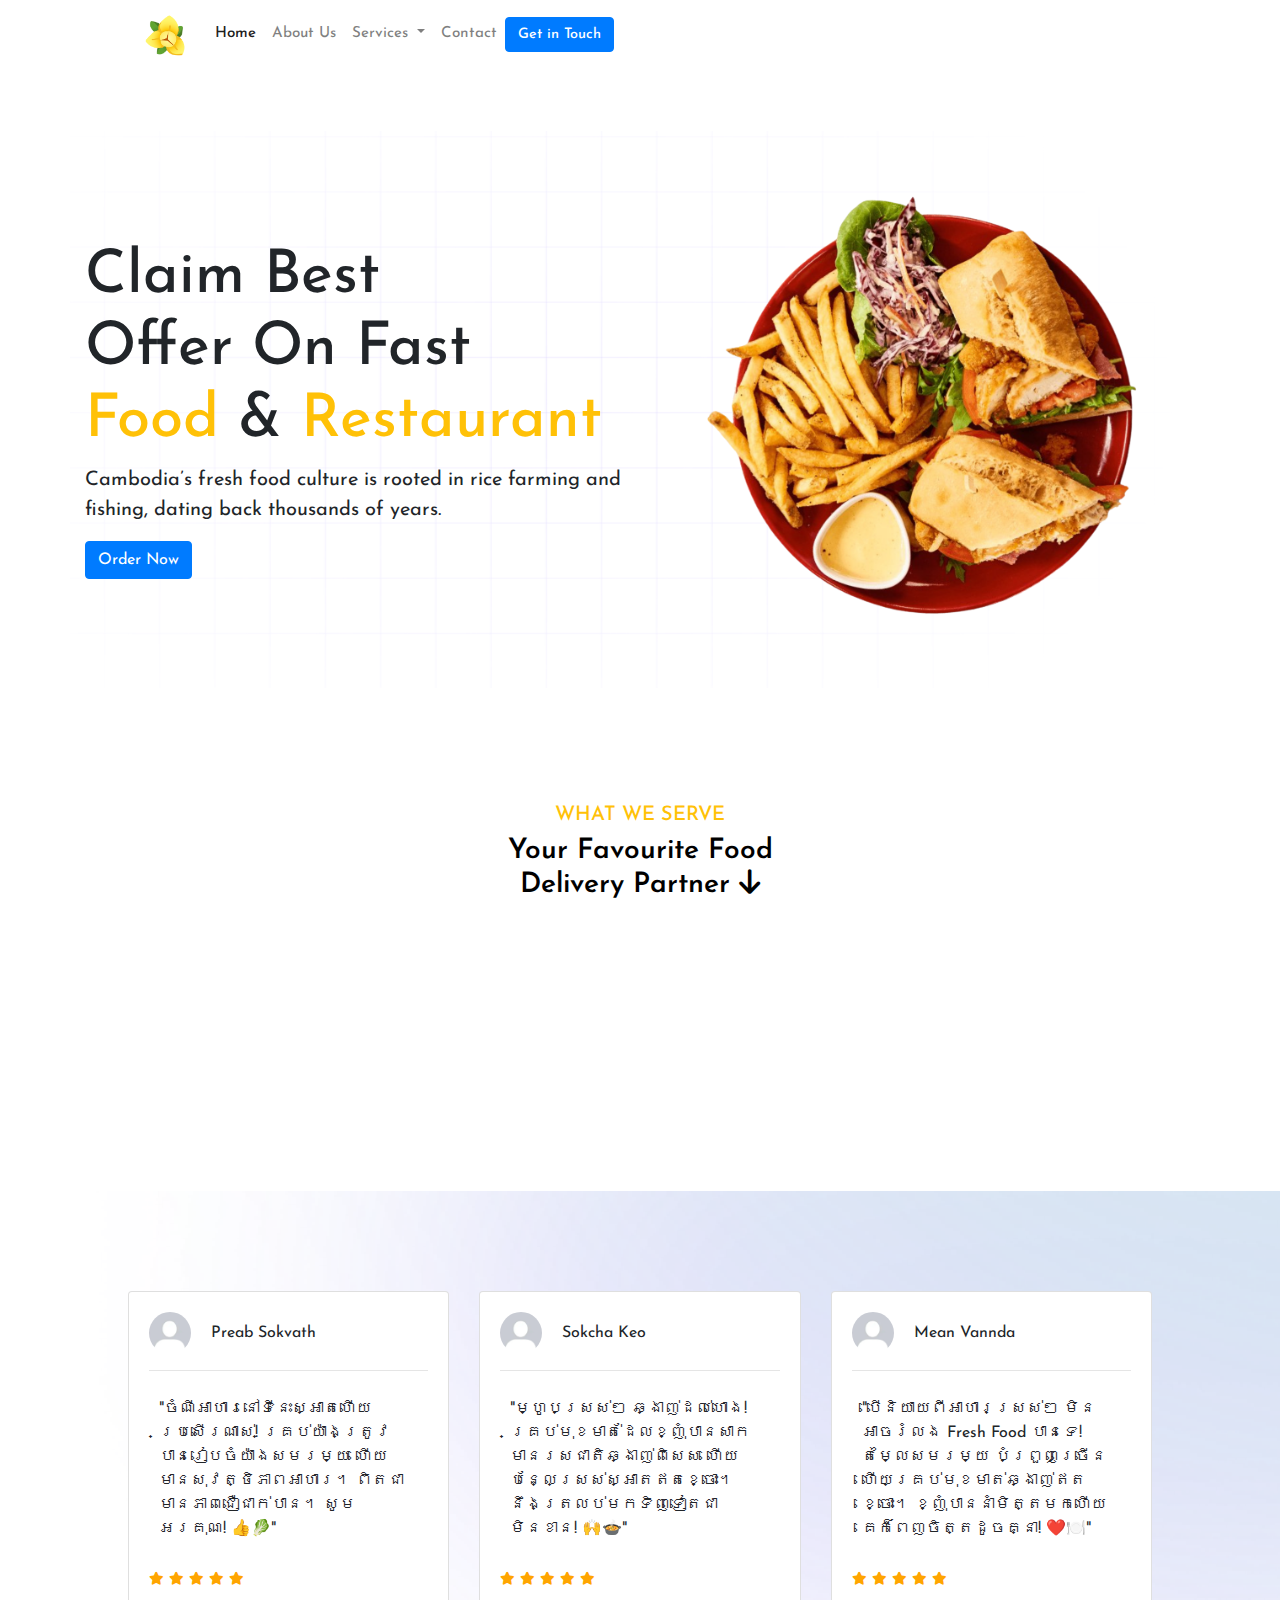
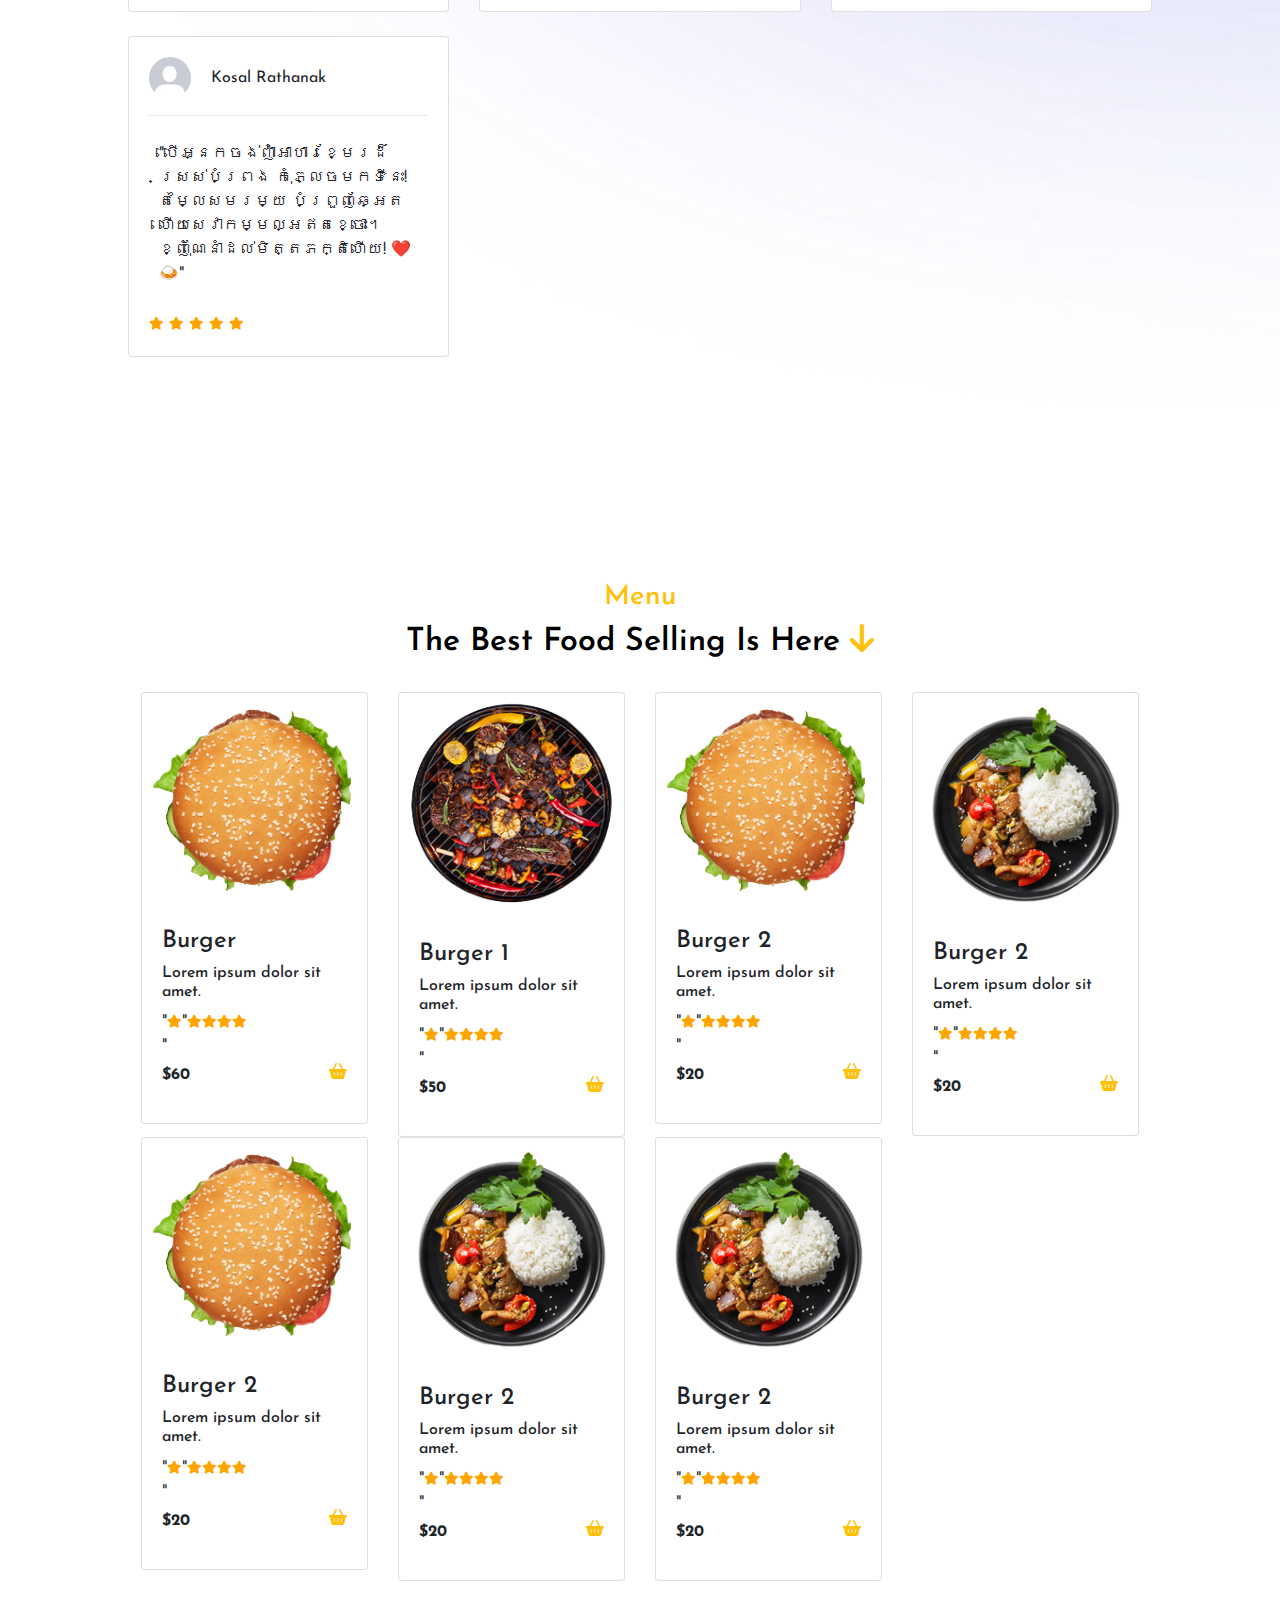
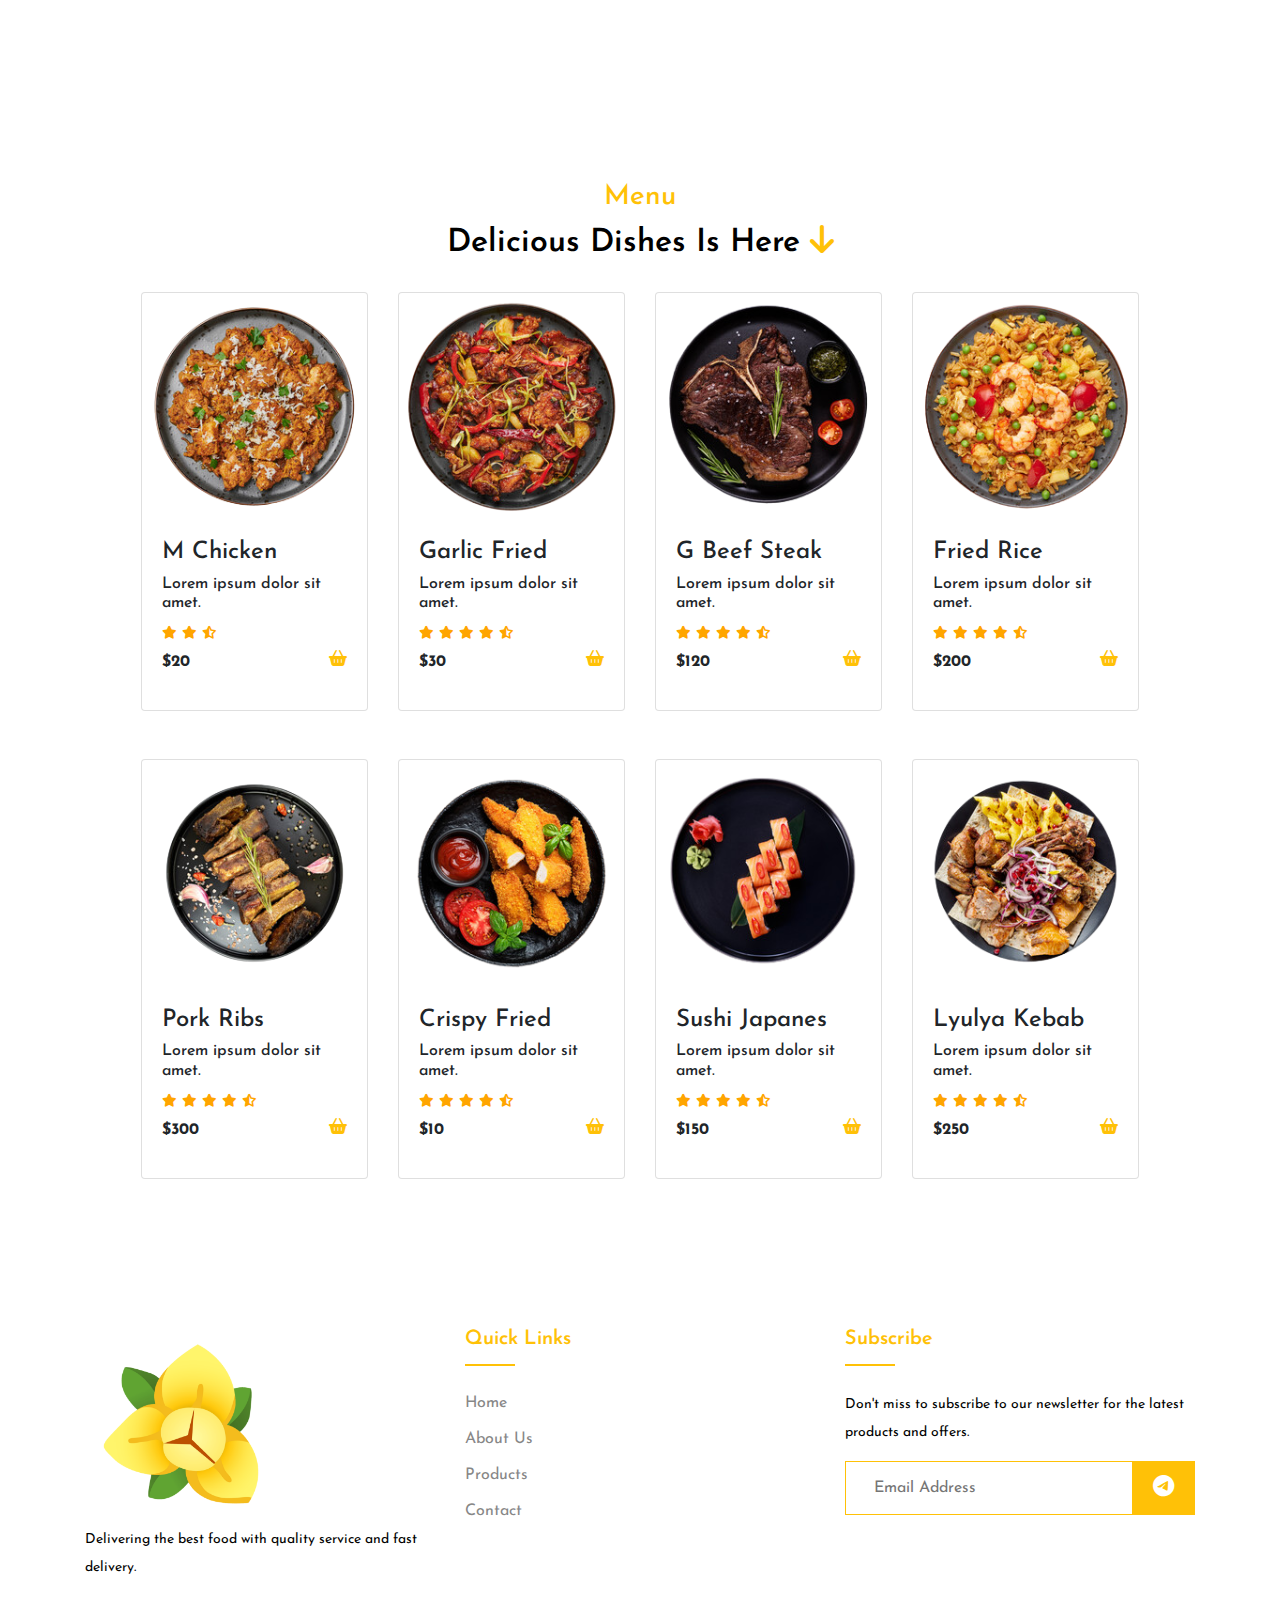
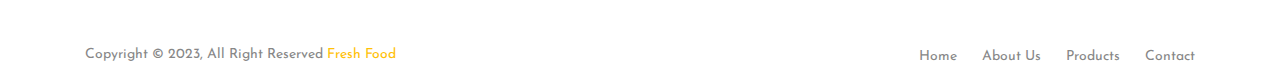
<file: index.html>
<!DOCTYPE html>
<html lang="en">

<head>
    <meta charset="UTF-8" />
    <meta name="viewport" content="width=device-width, initial-scale=1.0" />
    <title>Fresh Food</title>
    <link rel="stylesheet" href="https://cdnjs.cloudflare.com/ajax/libs/font-awesome/6.7.2/css/all.min.css"
        integrity="sha512-Evv84Mr4kqVGRNSgIGL/F/aIDqQb7xQ2vcrdIwxfjThSH8CSR7PBEakCr51Ck+w+/U6swU2Im1vVX0SVk9ABhg=="
        crossorigin="anonymous" referrerpolicy="no-referrer" />
    <link href="https://cdn.jsdelivr.net/npm/bootstrap@5.0.2/dist/css/bootstrap.min.css" rel="stylesheet"
        integrity="sha384-EVSTQN3/azprG1Anm3QDgpJLIm9Nao0Yz1ztcQTwFspd3yD65VohhpuuCOmLASjC" crossorigin="anonymous" />
    <link rel="preconnect" href="https://fonts.googleapis.com" />
    <link rel="preconnect" href="https://fonts.gstatic.com" crossorigin />
    <link href="https://fonts.googleapis.com/css2?family=Josefin+Sans:wght@600&display=swap" rel="stylesheet" />
    <link rel="stylesheet" href="script/css/bootstrap.min.css" />
    <link rel="stylesheet" href="script/css/footer.css" />
    <link rel="stylesheet" href="script/css/index.css" />
</head>

<body>
    <header>
        <nav class="navbar navbar-expand-lg navbar-light bg-white shadow-sm">
            <a href="index.html" class="navbar-brand" id="logo">
                <img src="images/logo.png" alt="" />
            </a>

            <button class="navbar-toggler" type="button" data-bs-toggle="collapse" data-bs-target="#navbarMain">
                <span class="navbar-toggler-icon"></span>
            </button>

            <div class="collapse navbar-collapse" id="navbarMain">
                <ul class="navbar-nav me-auto mb-2 mb-lg-0">
                    <li class="nav-item">
                        <a class="nav-link active" href="index.html">Home</a>
                    </li>
                    <li class="nav-item">
                        <a class="nav-link" href="about.html">About Us</a>
                    </li>

                    <li class="nav-item dropdown">
                        <a class="nav-link dropdown-toggle" href="#" id="servicesDropdown" role="button"
                            data-bs-toggle="dropdown">
                            Services
                        </a>
                        <ul class="dropdown-menu" aria-labelledby="servicesDropdown">
                            <li><a class="dropdown-item" href="product.html">Products</a></li>
                            <li><a class="dropdown-item" href="product-d.html">Product Detail</a></li>
                        </ul>
                    </li>

                    <li class="nav-item">
                        <a class="nav-link" href="contact.html">Contact</a>
                    </li>
                </ul>

                <div class="d-flex">
                    <a href="contact.html" class="btn btn-primary header-cta">
                        Get in Touch <i class="bi bi-arrow-right ms-2"></i>
                    </a>
                </div>
            </div>
        </nav>
    </header>

    <section class="container mt-5">
        <div class="row" id="home">
            <div class="col-xl-6">
                <h3 id="home-text-h3">Claim Best <br> Offer On Fast <br> <span id="home-text-span">Food</span> & <span
                        id="home-text-span">Restaurant</span></h3>
                <p id="home-text-p">Cambodia’s fresh food culture is rooted in rice farming and fishing, dating back
                    thousands of years.</p>
                <a href="#" class="btn btn-primary">Order Now</a>
            </div>
            <div class="col-xl-6">
                <img id="home-img" src="images/show-02.png" alt="">
            </div>
        </div>
    </section>

    <div class="top-section">
        <h5>WHAT WE SERVE</h5>
        <h3>Your Favourite Food <br> Delivery Partner <i class="fa-solid fa-arrow-down"></i></h3>
    </div>


    <div class="section-show mb-5">
        <div class="wrapper">
            <div class="item item1">
                <img src="images/grab-food.jpg" alt="">
            </div>
            <div class="item item2">
                <img src="images/nham-24.png" alt="">
            </div>
            <div class="item item3">
                <img src="images/wownow.png" alt="">

            </div>
            <div class="item item4">
                <img src="images/foodpanda.png" alt="">

            </div>
            <div class="item item5">
                <img src="images/grab-food.jpg" alt="">

            </div>
            <div class="item item6">
                <img src="images/nham-24.png" alt="">

            </div>
            <div class="item item7">
                <img src="images/wownow.png" alt="">

            </div>
            <div class="item item8">
                <img src="images/foodpanda.png" alt="">
            </div>
        </div>
    </div>


    <section id="feadback-group" class="mt-5">
        <div class="row">
            <div class="col-xl-4 mb-4 feadback">
                <div class="card">
                    <div class="card-body">
                        <div class="user-feadback card-title">
                            <img src="images/user-profile.webp" alt="">
                            <span>Preab Sokvath</span>
                        </div>
                        <hr>
                        <div class="text-feadback">
                            <p>"ចំណីអាហារនៅទីនេះស្អាតហើយប្រសើរណាស់! គ្រប់យ៉ាងត្រូវបានរៀបចំយ៉ាងសមរម្យ
                                ហើយមានសុវត្ថិភាពអាហារ។
                                ពិតជាមានភាពជឿជាក់បាន។ សូមអរគុណ! 👍🥬"</p>
                        </div>
                        <div class="rating">
                            <i class="fa-solid fa-star checked"></i>
                            <i class="fa-solid fa-star checked"></i>
                            <i class="fa-solid fa-star checked"></i>
                            <i class="fa-solid fa-star checked"></i>
                            <i class="fa-solid fa-star checked"></i>
                        </div>
                    </div>
                </div>
            </div>

            <div class="col-xl-4 mb-4 feadback">
                <div class="card">
                    <div class="card-body">
                        <div class="user-feadback card-title">
                            <img src="images/user-profile.webp" alt="">
                            <span>Sokcha Keo</span>
                        </div>
                        <hr>
                        <div class="text-feadback">
                            <p>"ម្ហូបស្រស់ៗ ឆ្ងាញ់ដល់ហោង! គ្រប់មុខមាត់ដែលខ្ញុំបានសាកមានរសជាតិឆ្ងាញ់ពិសេស
                                ហើយបន្លែស្រស់ស្អាតឥតខ្ចោះ។
                                នឹងត្រលប់មកទិញទៀតជាមិនខាន! 🙌🍲"</p>
                        </div>
                        <div class="rating">
                            <i class="fa-solid fa-star checked"></i>
                            <i class="fa-solid fa-star checked"></i>
                            <i class="fa-solid fa-star checked"></i>
                            <i class="fa-solid fa-star checked"></i>
                            <i class="fa-solid fa-star checked"></i>
                        </div>
                    </div>
                </div>
            </div>

            <div class="col-xl-4 mb-4 feadback card-title">
                <div class="card">
                    <div class="card-body">
                        <div class="user-feadback">
                            <img src="images/user-profile.webp" alt="">
                            <span>Mean Vannda</span>
                        </div>
                        <hr>
                        <div class="text-feadback">
                            <p>"បើនិយាយពីអាហារស្រស់ៗ មិនអាចរំលង Fresh Food បានទេ! តម្លៃសមរម្យ បំព្រួញច្រើន
                                ហើយគ្រប់មុខមាត់ឆ្ងាញ់ឥតខ្ចោះ។ ខ្ញុំបាននាំមិត្តមកហើយ គេក៏ពេញចិត្តដូចគ្នា! ❤️🍽️"</p>
                        </div>
                        <div class="rating">
                            <i class="fa-solid fa-star checked"></i>
                            <i class="fa-solid fa-star checked"></i>
                            <i class="fa-solid fa-star checked"></i>
                            <i class="fa-solid fa-star checked"></i>
                            <i class="fa-solid fa-star checked"></i>
                        </div>
                    </div>
                </div>
            </div>

            <div class="col-xl-4 mb-4 feadback card-title">
                <div class="card">
                    <div class="card-body">
                        <div class="user-feadback">
                            <img src="images/user-profile.webp" alt="">
                            <span>Kosal Rathanak</span>
                        </div>
                        <hr>
                        <div class="text-feadback">
                            <p>"បើអ្នកចង់ញ៉ាំអាហារខ្មែរដ៏ស្រស់បំព្រង កុំភ្លេចមកទីនេះ! តម្លៃសមរម្យ បំព្រួញឆ្អែត
                                ហើយសេវាកម្មល្អឥតខ្ចោះ។
                                ខ្ញុំណែនាំដល់មិត្តភក្តិហើយ! ❤️🍛"</p>
                        </div>
                        <div class="rating">
                            <i class="fa-solid fa-star checked"></i>
                            <i class="fa-solid fa-star checked"></i>
                            <i class="fa-solid fa-star checked"></i>
                            <i class="fa-solid fa-star checked"></i>
                            <i class="fa-solid fa-star checked"></i>
                        </div>
                    </div>
                </div>
            </div>


        </div>
    </section>


    <section class="menu" id="menu">

        <h3>Menu</h3>
        <h2>The Best Food Selling Is Here <i class="fa-solid fa-arrow-down"></i></h2>

        <div class="row" style="margin-top: 30px;">
                <script>
                    food_list = [
                        ["images/burger.png", "Burger", "Lorm...", 60],
                        ["images/fasr food.png", "Burger 1", "Lorm...", 50],
                        ["images/burger.png", "Burger 2", "Lorm...", 20],
                        ["images/rice.png", "Burger 2", "Lorm...", 20],
                        ["images/burger.png", "Burger 2", "Lorm...", 20],
                        ["images/rice.png", "Burger 2", "Lorm...", 20],
                        ["images/rice.png", "Burger 2", "Lorm...", 20],
                ]
                    for (i = 0; i < food_list.length; i++) {
                        document.write('<div class="col-md-3 py-3 py-md-0">')
                        document.write('<div class="card">')
                        document.write('<img src="'+food_list[i][0]+'" alt="">')
                        document.write('<div class="card-body">')
                        document.write('<h4>' + food_list[i][1] + '</h4>')
                        document.write("<h6>Lorem ipsum dolor sit amet.</h6>")
                        document.write('<div class="rating">')
                        document.write('"<i class="fa-solid fa-star checked"></i>')
                        document.write('"<i class="fa-solid fa-star checked"></i>')
                        document.write('<i class="fa-solid fa-star checked"></i>')
                        document.write('<i class="fa-solid fa-star checked"></i>')
                        document.write('<i class="fa-solid fa-star checked"></i></div>"')
                        document.write('<p>$'+food_list[i][3]+' <i class="fa-solid fa-basket-shopping"></i></p> </div> </div> </div>')
                    }
                </script>
        </div>
    </section>



    <section class="menu" id="menu">
        <h3>Menu</h3>
        <h2>Delicious Dishes Is Here <i class="fa-solid fa-arrow-down"></i></h2>


        <div class="row" style="margin-top: 30px;">
            <div class="col-md-3 py-3 py-md-0">
                <div class="card">
                    <img src="images/Mangalorean_Chicken.png" alt="" class="zoom-img">
                    <div class="card-body">
                        <h4>M Chicken</h4>
                        <h6>Lorem ipsum dolor sit amet.</h6>
                        <div class="rating">
                            <i class="fa-solid fa-star checked"></i>
                            <i class="fa-solid fa-star checked"></i>
                            <i class="fa-solid fa-star-half-stroke"></i>
                        </div>

                        <p>$20 <i class="fa-solid fa-basket-shopping"></i></p>
                    </div>
                </div>
            </div>

            <div class="col-md-3 py-3 py-md-0">
                <div class="card">
                    <img src="images/Garlic_Fried.png" alt="" class="zoom-img">
                    <div class="card-body">
                        <h4>Garlic Fried</h4>
                        <h6>Lorem ipsum dolor sit amet.</h6>
                        <div class="rating">
                            <i class="fa-solid fa-star checked"></i>
                            <i class="fa-solid fa-star checked"></i>
                            <i class="fa-solid fa-star checked"></i>
                            <i class="fa-solid fa-star checked"></i>
                            <i class="fa-solid fa-star-half-stroke"></i>
                        </div>

                        <p>$30 <i class="fa-solid fa-basket-shopping"></i></p>
                    </div>
                </div>
            </div>

            <div class="col-md-3 py-3 py-md-0">
                <div class="card">
                    <img src="images/Grilled_beef_steak.png" alt="" class="zoom-img">
                    <div class="card-body">
                        <h4>G Beef Steak</h4>
                        <h6>Lorem ipsum dolor sit amet.</h6>
                        <div class="rating">
                            <i class="fa-solid fa-star checked"></i>
                            <i class="fa-solid fa-star checked"></i>
                            <i class="fa-solid fa-star checked"></i>
                            <i class="fa-solid fa-star checked"></i>
                            <i class="fa-solid fa-star-half-stroke"></i>
                        </div>

                        <p>$120 <i class="fa-solid fa-basket-shopping"></i></p>
                    </div>
                </div>
            </div>

            <div class="col-md-3 py-3 py-md-0">
                <div class="card">
                    <img src="images/Pineapple_Fried_Rice.png" alt="" class="zoom-img">
                    <div class="card-body">
                        <h4>Fried Rice</h4>
                        <h6>Lorem ipsum dolor sit amet.</h6>
                        <div class="rating">
                            <i class="fa-solid fa-star checked"></i>
                            <i class="fa-solid fa-star checked"></i>
                            <i class="fa-solid fa-star checked"></i>
                            <i class="fa-solid fa-star checked"></i>
                            <i class="fa-solid fa-star-half-stroke"></i>
                        </div>

                        <p>$200 <i class="fa-solid fa-basket-shopping"></i></p>
                    </div>
                </div>
            </div>
        </div>

        <div class="row mt-5">
            <div class="col-md-3 py-3 py-md-0">
                <div class="card">
                    <img src=" images/Grilled_pork_ribs.png" alt="" class="zoom-img">
                    <div class="card-body">
                        <h4>Pork Ribs</h4>
                        <h6>Lorem ipsum dolor sit amet.</h6>
                        <div class="rating">
                            <i class="fa-solid fa-star checked"></i>
                            <i class="fa-solid fa-star checked"></i>
                            <i class="fa-solid fa-star checked"></i>
                            <i class="fa-solid fa-star checked"></i>
                            <i class="fa-solid fa-star-half-stroke"></i>
                        </div>

                        <p>$300 <i class="fa-solid fa-basket-shopping"></i></p>
                    </div>
                </div>
            </div>

            <div class="col-md-3 py-3 py-md-0">
                <div class="card">
                    <img src="images/crispy_fried.png" alt="" class="zoom-img">
                    <div class="card-body">
                        <h4>Crispy Fried</h4>
                        <h6>Lorem ipsum dolor sit amet.</h6>
                        <div class="rating">
                            <i class="fa-solid fa-star checked"></i>
                            <i class="fa-solid fa-star checked"></i>
                            <i class="fa-solid fa-star checked"></i>
                            <i class="fa-solid fa-star checked"></i>
                            <i class="fa-solid fa-star-half-stroke"></i>
                        </div>

                        <p>$10 <i class="fa-solid fa-basket-shopping"></i></p>
                    </div>
                </div>
            </div>

            <div class="col-md-3 py-3 py-md-0">
                <div class="card">
                    <img src="images/sushi__japanese.png" alt="" class="zoom-img">
                    <div class="card-body">
                        <h4>Sushi Japanes</h4>
                        <h6>Lorem ipsum dolor sit amet.</h6>
                        <div class="rating">
                            <i class="fa-solid fa-star checked"></i>
                            <i class="fa-solid fa-star checked"></i>
                            <i class="fa-solid fa-star checked"></i>
                            <i class="fa-solid fa-star checked"></i>
                            <i class="fa-solid fa-star-half-stroke"></i>
                        </div>

                        <p>$150 <i class="fa-solid fa-basket-shopping"></i></p>
                    </div>
                </div>
            </div>

            <div class="col-md-3 py-3 py-md-0">
                <div class="card">
                    <img src=" images/Lyulya_kebab.png" alt="" class="zoom-img">
                    <div class="card-body">
                        <h4>Lyulya Kebab</h4>
                        <h6>Lorem ipsum dolor sit amet.</h6>
                        <div class="rating">
                            <i class="fa-solid fa-star checked"></i>
                            <i class="fa-solid fa-star checked"></i>
                            <i class="fa-solid fa-star checked"></i>
                            <i class="fa-solid fa-star checked"></i>
                            <i class="fa-solid fa-star-half-stroke"></i>
                        </div>

                        <p>$250 <i class="fa-solid fa-basket-shopping"></i></p>
                    </div>
                </div>
            </div>
        </div>
    </section>



    <button class="back-to-top" aria-label="Back to top">
        <i class="fa-solid fa-arrow-up"></i>
    </button>

    <footer class="footer-section">
        <div class="container">
            <div class="footer-content pt-5 pb-5">

                <div class="row">
                    <div class="col-xl-4 col-lg-4 mb-50">
                        <div class="footer-widget">
                            <div class="footer-logo">
                                <a href="index.html"><img src="images/logo.png" class="img-fluid" alt="logo"></a>
                            </div>
                            <div class="footer-text">
                                <p>Delivering the best food with quality service and fast delivery.</p>
                            </div>
                        </div>
                    </div>

                    <div class="col-xl-4 col-lg-4 col-md-6 mb-30">
                        <div class="footer-widget">
                            <div class="footer-widget-heading">
                                <h3>Quick Links</h3>
                            </div>
                            <ul>
                                <li><a href="#">Home</a></li>
                                <li><a href="#">About Us</a></li>
                                <li><a href="#">Products</a></li>
                                <li><a href="#">Contact</a></li>
                            </ul>
                        </div>
                    </div>

                    <div class="col-xl-4 col-lg-4 col-md-6 mb-50">
                        <div class="footer-widget">
                            <div class="footer-widget-heading">
                                <h3>Subscribe</h3>
                            </div>
                            <div class="footer-text mb-25">
                                <p>Don't miss to subscribe to our newsletter for the latest products and offers.</p>
                            </div>
                            <div class="subscribe-form">
                                <form action="#">
                                    <input type="text" placeholder="Email Address">
                                    <button><i class="fab fa-telegram-plane"></i></button>
                                </form>
                            </div>
                        </div>
                    </div>

                </div>
            </div>
        </div>
        <div class="container">

            <div class="row">
                <div class="col-xl-6 col-lg-6 text-center text-lg-left">
                    <div class="copyright-text">
                        <p>Copyright &copy; 2023, All Right Reserved <a href="#">Fresh Food</a></p>
                    </div>
                </div>

                <div class="col-xl-6 col-lg-6 d-none d-lg-block text-right">
                    <div class="footer-menu">
                        <ul>
                            <li><a href="#">Home</a></li>
                            <li><a href="#">About Us</a></li>
                            <li><a href="#">Products</a></li>
                            <li><a href="#">Contact</a></li>
                        </ul>
                    </div>
                </div>
            </div>

        </div>
        </div>
    </footer>

    <script src="script/js/style.js"></script>
    <script src="https://cdn.jsdelivr.net/npm/bootstrap@5.0.2/dist/js/bootstrap.bundle.min.js"
        integrity="sha384-MrcW6ZMFYlzcLA8Nl+NtUVF0sA7MsXsP1UyJoMp4YLEuNSfAP+JcXn/tWtIaxVXM"
        crossorigin="anonymous"></script>
    <script src="script/js/bootstrap.min.js"></script>
    <script src="script/js/jquery-3.2.1.slim.min.js"></script>
    <script src="script/js/popper.min.js"></script>
    <script src="script/js/footer.js"></script>
</body>

</html>
</file>
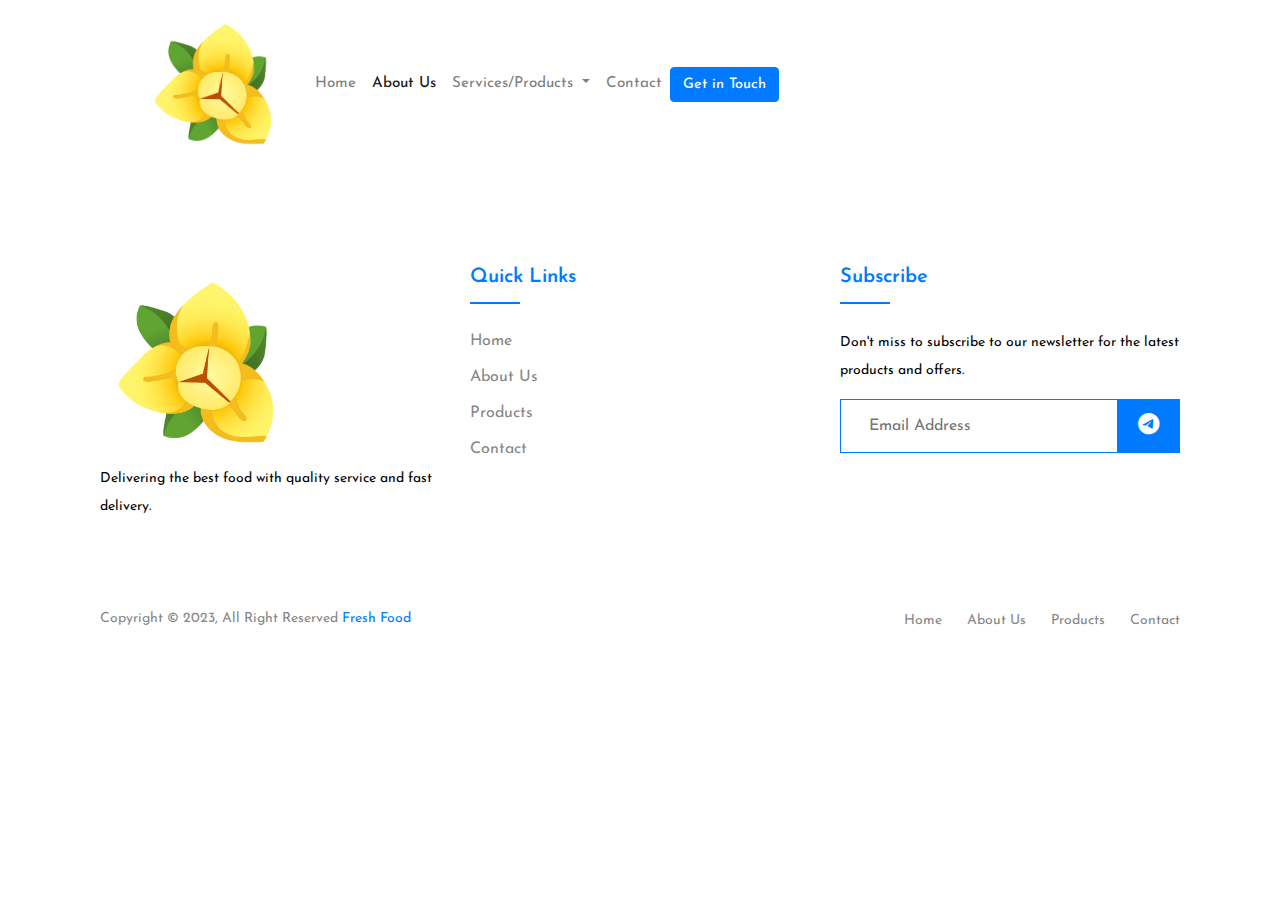
<file: about.html>
<!DOCTYPE html>
<html lang="en">

<head>
  <meta charset="UTF-8" />
  <meta name="viewport" content="width=device-width, initial-scale=1.0" />
  <title>Fresh Food</title>
  <link rel="stylesheet" href="https://cdnjs.cloudflare.com/ajax/libs/font-awesome/6.7.2/css/all.min.css"
    integrity="sha512-Evv84Mr4kqVGRNSgIGL/F/aIDqQb7xQ2vcrdIwxfjThSH8CSR7PBEakCr51Ck+w+/U6swU2Im1vVX0SVk9ABhg=="
    crossorigin="anonymous" referrerpolicy="no-referrer" />
  <link href="https://cdn.jsdelivr.net/npm/bootstrap@5.0.2/dist/css/bootstrap.min.css" rel="stylesheet"
    integrity="sha384-EVSTQN3/azprG1Anm3QDgpJLIm9Nao0Yz1ztcQTwFspd3yD65VohhpuuCOmLASjC" crossorigin="anonymous" />
  <link rel="preconnect" href="https://fonts.googleapis.com" />
  <link rel="preconnect" href="https://fonts.gstatic.com" crossorigin />
  <link href="https://fonts.googleapis.com/css2?family=Josefin+Sans:wght@600&display=swap" rel="stylesheet" />
  <link rel="stylesheet" href="script/css/bootstrap.min.css" />
  <link rel="stylesheet" href="script/css/footer.css" />
  <link rel="stylesheet" href="script/css/style.css" />
</head>

<body>
  <header>
    <nav class="navbar navbar-expand-lg navbar-light bg-white shadow-sm">
      <a href="index.html" class="navbar-brand" id="logo">
        <img src="images/logo.png" alt="" />
      </a>

      <button class="navbar-toggler" type="button" data-bs-toggle="collapse" data-bs-target="#navbarMain">
        <span class="navbar-toggler-icon"></span>
      </button>

      <div class="collapse navbar-collapse" id="navbarMain">
        <ul class="navbar-nav me-auto mb-2 mb-lg-0">
          <li class="nav-item">
            <a class="nav-link" href="index.html">Home</a>
          </li>
          <li class="nav-item">
            <a class="nav-link active" href="about.html">About Us</a>
          </li>

          <li class="nav-item dropdown">
            <a class="nav-link dropdown-toggle" href="about.html#" id="servicesDropdown" role="button" data-bs-toggle="dropdown">
              Services/Products
            </a>
            <ul class="dropdown-menu" aria-labelledby="servicesDropdown">
              <li><a class="dropdown-item" href="ctgr.html">Categories</a></li>
              <li><a class="dropdown-item" href="product.html">Products</a></li>
              <li><a class="dropdown-item" href="product-d.html">Product Detail</a></li>
            </ul>
          </li>

          <li class="nav-item">
            <a class="nav-link" href="contact.html">Contact</a>
          </li>
        </ul>

        <div class="d-flex">
          <a href="contact.html" class="btn btn-primary header-cta">
            Get in Touch <i class="bi bi-arrow-right ms-2"></i>
          </a>
        </div>
      </div>
    </nav>
  </header>



  <button class="back-to-top" aria-label="Back to top">
    <i class="fa-solid fa-arrow-up"></i>
  </button>

  <footer class="footer-section container mt-5">
    <div class="container">
      <div class="footer-content pt-5 pb-5">

        <div class="row">
          <div class="col-xl-4 col-lg-4 mb-50">
            <div class="footer-widget">
              <div class="footer-logo">
                <a href="index.html"><img src="images/logo.png" class="img-fluid" alt="logo"></a>
              </div>
              <div class="footer-text">
                <p>Delivering the best food with quality service and fast delivery.</p>
              </div>
            </div>
          </div>

          <div class="col-xl-4 col-lg-4 col-md-6 mb-30">
            <div class="footer-widget">
              <div class="footer-widget-heading">
                <h3>Quick Links</h3>
              </div>
              <ul>
                <li><a href="about.html#">Home</a></li>
                <li><a href="about.html#">About Us</a></li>
                <li><a href="about.html#">Products</a></li>
                <li><a href="about.html#">Contact</a></li>
              </ul>
            </div>
          </div>

          <div class="col-xl-4 col-lg-4 col-md-6 mb-50">
            <div class="footer-widget">
              <div class="footer-widget-heading">
                <h3>Subscribe</h3>
              </div>
              <div class="footer-text mb-25">
                <p>Don't miss to subscribe to our newsletter for the latest products and offers.</p>
              </div>
              <div class="subscribe-form">
                <form action="about.html#">
                  <input type="text" placeholder="Email Address">
                  <button><i class="fab fa-telegram-plane"></i></button>
                </form>
              </div>
            </div>
          </div>

        </div>
      </div>
    </div>
    <div class="copyright-area">
      <div class="container">

        <div class="row">
          <div class="col-xl-6 col-lg-6 text-center text-lg-left">
            <div class="copyright-text">
              <p>Copyright &copy; 2023, All Right Reserved <a href="about.html#">Fresh Food</a></p>
            </div>
          </div>

          <div class="col-xl-6 col-lg-6 d-none d-lg-block text-right">
            <div class="footer-menu">
              <ul>
                <li><a href="about.html#">Home</a></li>
                <li><a href="about.html#">About Us</a></li>
                <li><a href="about.html#">Products</a></li>
                <li><a href="about.html#">Contact</a></li>
              </ul>
            </div>
          </div>
        </div>

      </div>
    </div>
  </footer>

  <script src="script/js/style.js"></script>
  <script src="https://cdn.jsdelivr.net/npm/bootstrap@5.0.2/dist/js/bootstrap.bundle.min.js"
    integrity="sha384-MrcW6ZMFYlzcLA8Nl+NtUVF0sA7MsXsP1UyJoMp4YLEuNSfAP+JcXn/tWtIaxVXM"
    crossorigin="anonymous"></script>
  <script src="script/js/bootstrap.min.js"></script>
  <script src="script/js/jquery-3.2.1.slim.min.js"></script>
  <script src="script/js/popper.min.js"></script>
  <script src="script/js/footer.js"></script>
</body>

</html>
</file>
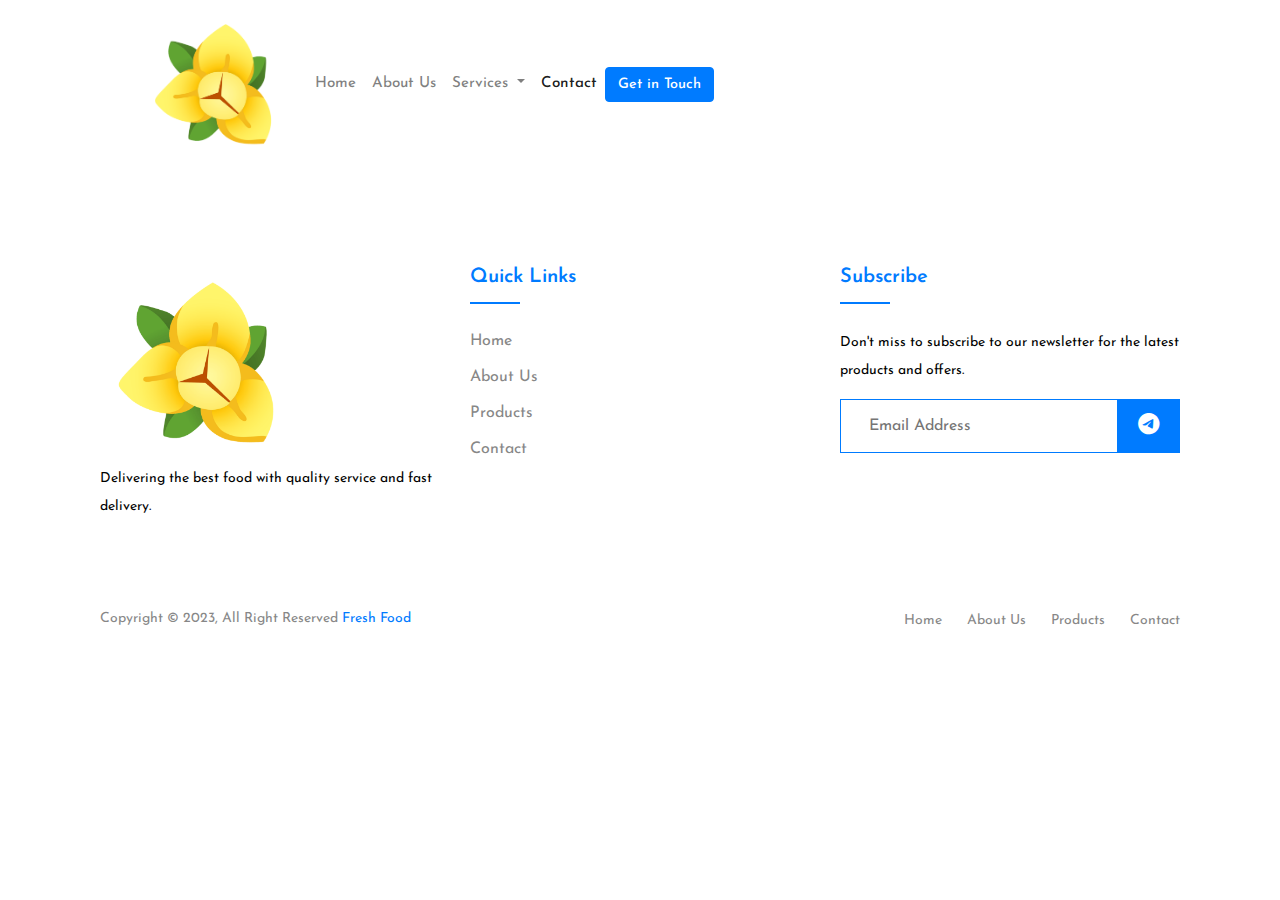
<file: contact.html>
<!DOCTYPE html>
<html lang="en">

<head>
  <meta charset="UTF-8" />
  <meta name="viewport" content="width=device-width, initial-scale=1.0" />
  <title>Fresh Food</title>
  <link rel="stylesheet" href="https://cdnjs.cloudflare.com/ajax/libs/font-awesome/6.7.2/css/all.min.css"
    integrity="sha512-Evv84Mr4kqVGRNSgIGL/F/aIDqQb7xQ2vcrdIwxfjThSH8CSR7PBEakCr51Ck+w+/U6swU2Im1vVX0SVk9ABhg=="
    crossorigin="anonymous" referrerpolicy="no-referrer" />
  <link href="https://cdn.jsdelivr.net/npm/bootstrap@5.0.2/dist/css/bootstrap.min.css" rel="stylesheet"
    integrity="sha384-EVSTQN3/azprG1Anm3QDgpJLIm9Nao0Yz1ztcQTwFspd3yD65VohhpuuCOmLASjC" crossorigin="anonymous" />
  <link rel="preconnect" href="https://fonts.googleapis.com" />
  <link rel="preconnect" href="https://fonts.gstatic.com" crossorigin />
  <link href="https://fonts.googleapis.com/css2?family=Josefin+Sans:wght@600&display=swap" rel="stylesheet" />
  <link rel="stylesheet" href="script/css/bootstrap.min.css" />
  <link rel="stylesheet" href="script/css/footer.css" />
  <link rel="stylesheet" href="script/css/style.css" />
</head>

<body>
  <header>
    <nav class="navbar navbar-expand-lg navbar-light bg-white shadow-sm">
      <a href="index.html" class="navbar-brand" id="logo">
        <img src="images/logo.png" alt="" />
      </a>

      <button class="navbar-toggler" type="button" data-bs-toggle="collapse" data-bs-target="#navbarMain">
        <span class="navbar-toggler-icon"></span>
      </button>

      <div class="collapse navbar-collapse" id="navbarMain">
        <ul class="navbar-nav me-auto mb-2 mb-lg-0">
          <li class="nav-item">
            <a class="nav-link" href="index.html">Home</a>
          </li>
          <li class="nav-item">
            <a class="nav-link" href="about.html">About Us</a>
          </li>

          <li class="nav-item dropdown">
            <a class="nav-link dropdown-toggle" href="#" id="servicesDropdown" role="button" data-bs-toggle="dropdown">
              Services
            </a>
            <ul class="dropdown-menu" aria-labelledby="servicesDropdown">
              <li><a class="dropdown-item" href="product.html">Products</a></li>
              <li><a class="dropdown-item" href="product-d.html">Product Detail</a></li>
            </ul>
          </li>

          <li class="nav-item">
            <a class="nav-link  active" href="contact.html">Contact</a>
          </li>
        </ul>

        <div class="d-flex">
          <a href="contact.html" class="btn btn-primary header-cta">
            Get in Touch <i class="bi bi-arrow-right ms-2"></i>
          </a>
        </div>
      </div>
    </nav>
  </header>



  <button class="back-to-top" aria-label="Back to top">
    <i class="fa-solid fa-arrow-up"></i>
  </button>

  <footer class="footer-section container mt-5">
    <div class="container">
      <div class="footer-content pt-5 pb-5">

        <div class="row">
          <div class="col-xl-4 col-lg-4 mb-50">
            <div class="footer-widget">
              <div class="footer-logo">
                <a href="index.html"><img src="images/logo.png" class="img-fluid" alt="logo"></a>
              </div>
              <div class="footer-text">
                <p>Delivering the best food with quality service and fast delivery.</p>
              </div>
            </div>
          </div>

          <div class="col-xl-4 col-lg-4 col-md-6 mb-30">
            <div class="footer-widget">
              <div class="footer-widget-heading">
                <h3>Quick Links</h3>
              </div>
              <ul>
                <li><a href="#">Home</a></li>
                <li><a href="#">About Us</a></li>
                <li><a href="#">Products</a></li>
                <li><a href="#">Contact</a></li>
              </ul>
            </div>
          </div>

          <div class="col-xl-4 col-lg-4 col-md-6 mb-50">
            <div class="footer-widget">
              <div class="footer-widget-heading">
                <h3>Subscribe</h3>
              </div>
              <div class="footer-text mb-25">
                <p>Don't miss to subscribe to our newsletter for the latest products and offers.</p>
              </div>
              <div class="subscribe-form">
                <form action="#">
                  <input type="text" placeholder="Email Address">
                  <button><i class="fab fa-telegram-plane"></i></button>
                </form>
              </div>
            </div>
          </div>

        </div>
      </div>
    </div>
    <div class="copyright-area">
      <div class="container">

        <div class="row">
          <div class="col-xl-6 col-lg-6 text-center text-lg-left">
            <div class="copyright-text">
              <p>Copyright &copy; 2023, All Right Reserved <a href="#">Fresh Food</a></p>
            </div>
          </div>

          <div class="col-xl-6 col-lg-6 d-none d-lg-block text-right">
            <div class="footer-menu">
              <ul>
                <li><a href="#">Home</a></li>
                <li><a href="#">About Us</a></li>
                <li><a href="#">Products</a></li>
                <li><a href="#">Contact</a></li>
              </ul>
            </div>
          </div>
        </div>

      </div>
    </div>
  </footer>

  <script src="script/js/style.js"></script>
  <script src="https://cdn.jsdelivr.net/npm/bootstrap@5.0.2/dist/js/bootstrap.bundle.min.js"
    integrity="sha384-MrcW6ZMFYlzcLA8Nl+NtUVF0sA7MsXsP1UyJoMp4YLEuNSfAP+JcXn/tWtIaxVXM"
    crossorigin="anonymous"></script>
  <script src="script/js/bootstrap.min.js"></script>
  <script src="script/js/jquery-3.2.1.slim.min.js"></script>
  <script src="script/js/popper.min.js"></script>
  <script src="script/js/footer.js"></script>
</body>

</html>
</file>
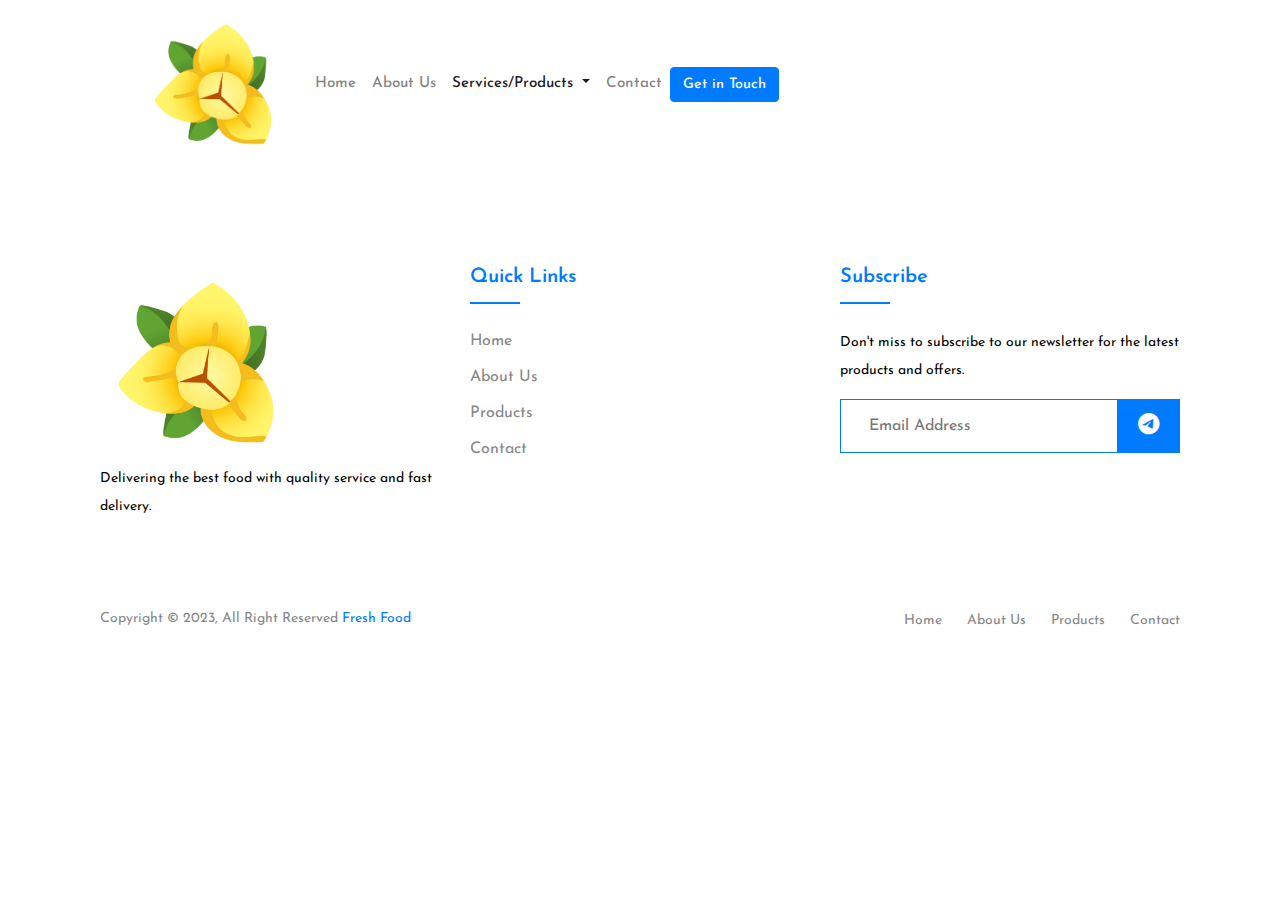
<file: ctgr.html>
<!DOCTYPE html>
<html lang="en">

<head>
  <meta charset="UTF-8" />
  <meta name="viewport" content="width=device-width, initial-scale=1.0" />
  <title>Fresh Food</title>
  <link rel="stylesheet" href="https://cdnjs.cloudflare.com/ajax/libs/font-awesome/6.7.2/css/all.min.css"
    integrity="sha512-Evv84Mr4kqVGRNSgIGL/F/aIDqQb7xQ2vcrdIwxfjThSH8CSR7PBEakCr51Ck+w+/U6swU2Im1vVX0SVk9ABhg=="
    crossorigin="anonymous" referrerpolicy="no-referrer" />
  <link href="https://cdn.jsdelivr.net/npm/bootstrap@5.0.2/dist/css/bootstrap.min.css" rel="stylesheet"
    integrity="sha384-EVSTQN3/azprG1Anm3QDgpJLIm9Nao0Yz1ztcQTwFspd3yD65VohhpuuCOmLASjC" crossorigin="anonymous" />
  <link rel="preconnect" href="https://fonts.googleapis.com" />
  <link rel="preconnect" href="https://fonts.gstatic.com" crossorigin />
  <link href="https://fonts.googleapis.com/css2?family=Josefin+Sans:wght@600&display=swap" rel="stylesheet" />
  <link rel="stylesheet" href="script/css/bootstrap.min.css" />
  <link rel="stylesheet" href="script/css/footer.css" />
  <link rel="stylesheet" href="script/css/style.css" />
</head>

<body>
  <header>
    <nav class="navbar navbar-expand-lg navbar-light bg-white shadow-sm">
      <a href="index.html" class="navbar-brand" id="logo">
        <img src="images/logo.png" alt="" />
      </a>

      <button class="navbar-toggler" type="button" data-bs-toggle="collapse" data-bs-target="#navbarMain">
        <span class="navbar-toggler-icon"></span>
      </button>

      <div class="collapse navbar-collapse" id="navbarMain">
        <ul class="navbar-nav me-auto mb-2 mb-lg-0">
          <li class="nav-item">
            <a class="nav-link" href="index.html">Home</a>
          </li>
          <li class="nav-item">
            <a class="nav-link" href="about.html">About Us</a>
          </li>

          <li class="nav-item dropdown active">
            <a class="nav-link dropdown-toggle" href="ctgr.html#" id="servicesDropdown" role="button" data-bs-toggle="dropdown">
              Services/Products
            </a>
            <ul class="dropdown-menu" aria-labelledby="servicesDropdown">
              <li><a class="dropdown-item" href="ctgr.html">Categories</a></li>
              <li><a class="dropdown-item" href="product.html">Products</a></li>
              <li><a class="dropdown-item" href="product-d.html">Product Detail</a></li>
            </ul>
          </li>

          <li class="nav-item">
            <a class="nav-link" href="contact.html">Contact</a>
          </li>
        </ul>

        <div class="d-flex">
          <a href="contact.html" class="btn btn-primary header-cta">
            Get in Touch <i class="bi bi-arrow-right ms-2"></i>
          </a>
        </div>
      </div>
    </nav>
  </header>



  <button class="back-to-top" aria-label="Back to top">
    <i class="fa-solid fa-arrow-up"></i>
  </button>

  <footer class="footer-section container mt-5">
    <div class="container">
      <div class="footer-content pt-5 pb-5">

        <div class="row">
          <div class="col-xl-4 col-lg-4 mb-50">
            <div class="footer-widget">
              <div class="footer-logo">
                <a href="index.html"><img src="images/logo.png" class="img-fluid" alt="logo"></a>
              </div>
              <div class="footer-text">
                <p>Delivering the best food with quality service and fast delivery.</p>
              </div>
            </div>
          </div>

          <div class="col-xl-4 col-lg-4 col-md-6 mb-30">
            <div class="footer-widget">
              <div class="footer-widget-heading">
                <h3>Quick Links</h3>
              </div>
              <ul>
                <li><a href="ctgr.html#">Home</a></li>
                <li><a href="ctgr.html#">About Us</a></li>
                <li><a href="ctgr.html#">Products</a></li>
                <li><a href="ctgr.html#">Contact</a></li>
              </ul>
            </div>
          </div>

          <div class="col-xl-4 col-lg-4 col-md-6 mb-50">
            <div class="footer-widget">
              <div class="footer-widget-heading">
                <h3>Subscribe</h3>
              </div>
              <div class="footer-text mb-25">
                <p>Don't miss to subscribe to our newsletter for the latest products and offers.</p>
              </div>
              <div class="subscribe-form">
                <form action="ctgr.html#">
                  <input type="text" placeholder="Email Address">
                  <button><i class="fab fa-telegram-plane"></i></button>
                </form>
              </div>
            </div>
          </div>

        </div>
      </div>
    </div>
    <div class="copyright-area">
      <div class="container">

        <div class="row">
          <div class="col-xl-6 col-lg-6 text-center text-lg-left">
            <div class="copyright-text">
              <p>Copyright &copy; 2023, All Right Reserved <a href="ctgr.html#">Fresh Food</a></p>
            </div>
          </div>

          <div class="col-xl-6 col-lg-6 d-none d-lg-block text-right">
            <div class="footer-menu">
              <ul>
                <li><a href="ctgr.html#">Home</a></li>
                <li><a href="ctgr.html#">About Us</a></li>
                <li><a href="ctgr.html#">Products</a></li>
                <li><a href="ctgr.html#">Contact</a></li>
              </ul>
            </div>
          </div>
        </div>

      </div>
    </div>
  </footer>

  <script src="script/js/style.js"></script>
  <script src="https://cdn.jsdelivr.net/npm/bootstrap@5.0.2/dist/js/bootstrap.bundle.min.js"
    integrity="sha384-MrcW6ZMFYlzcLA8Nl+NtUVF0sA7MsXsP1UyJoMp4YLEuNSfAP+JcXn/tWtIaxVXM"
    crossorigin="anonymous"></script>
  <script src="script/js/bootstrap.min.js"></script>
  <script src="script/js/jquery-3.2.1.slim.min.js"></script>
  <script src="script/js/popper.min.js"></script>
  <script src="script/js/footer.js"></script>
</body>

</html>
</file>
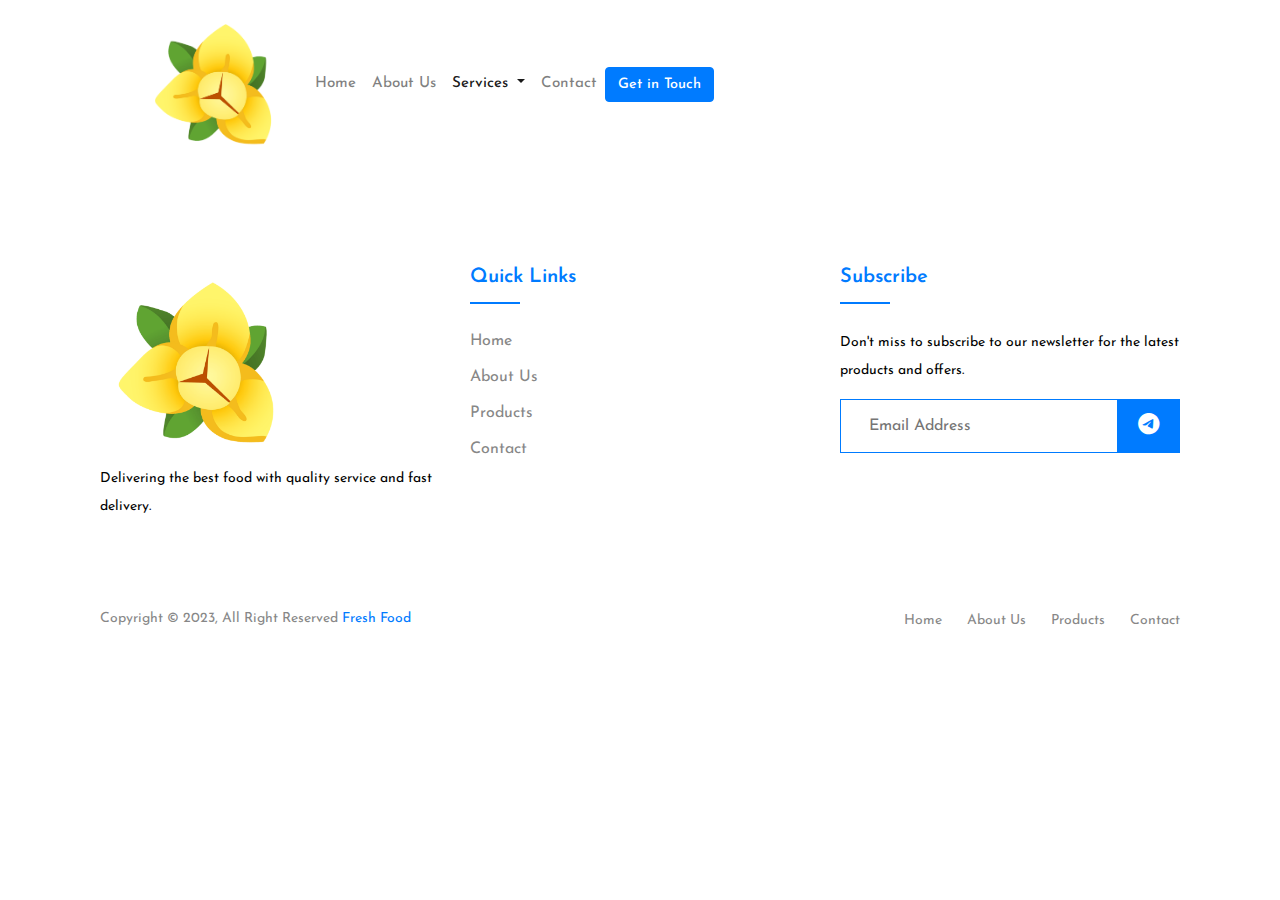
<file: product-d.html>
<!DOCTYPE html>
<html lang="en">

<head>
  <meta charset="UTF-8" />
  <meta name="viewport" content="width=device-width, initial-scale=1.0" />
  <title>Fresh Food</title>
  <link rel="stylesheet" href="https://cdnjs.cloudflare.com/ajax/libs/font-awesome/6.7.2/css/all.min.css"
    integrity="sha512-Evv84Mr4kqVGRNSgIGL/F/aIDqQb7xQ2vcrdIwxfjThSH8CSR7PBEakCr51Ck+w+/U6swU2Im1vVX0SVk9ABhg=="
    crossorigin="anonymous" referrerpolicy="no-referrer" />
  <link href="https://cdn.jsdelivr.net/npm/bootstrap@5.0.2/dist/css/bootstrap.min.css" rel="stylesheet"
    integrity="sha384-EVSTQN3/azprG1Anm3QDgpJLIm9Nao0Yz1ztcQTwFspd3yD65VohhpuuCOmLASjC" crossorigin="anonymous" />
  <link rel="preconnect" href="https://fonts.googleapis.com" />
  <link rel="preconnect" href="https://fonts.gstatic.com" crossorigin />
  <link href="https://fonts.googleapis.com/css2?family=Josefin+Sans:wght@600&display=swap" rel="stylesheet" />
  <link rel="stylesheet" href="script/css/bootstrap.min.css" />
  <link rel="stylesheet" href="script/css/footer.css" />
  <link rel="stylesheet" href="script/css/style.css" />
</head>

<body>
  <header>
    <nav class="navbar navbar-expand-lg navbar-light bg-white shadow-sm">
      <a href="index.html" class="navbar-brand" id="logo">
        <img src="images/logo.png" alt="" />
      </a>

      <button class="navbar-toggler" type="button" data-bs-toggle="collapse" data-bs-target="#navbarMain">
        <span class="navbar-toggler-icon"></span>
      </button>

      <div class="collapse navbar-collapse" id="navbarMain">
        <ul class="navbar-nav me-auto mb-2 mb-lg-0">
          <li class="nav-item">
            <a class="nav-link" href="index.html">Home</a>
          </li>
          <li class="nav-item">
            <a class="nav-link" href="about.html">About Us</a>
          </li>

          <li class="nav-item dropdown active">
            <a class="nav-link dropdown-toggle" href="#" id="servicesDropdown" role="button" data-bs-toggle="dropdown">
              Services
            </a>
            <ul class="dropdown-menu" aria-labelledby="servicesDropdown">
              <li><a class="dropdown-item" href="product.html">Products</a></li>
              <li><a class="dropdown-item" href="product-d.html">Product Detail</a></li>
            </ul>
          </li>

          <li class="nav-item">
            <a class="nav-link" href="contact.html">Contact</a>
          </li>
        </ul>

        <div class="d-flex">
          <a href="contact.html" class="btn btn-primary header-cta">
            Get in Touch <i class="bi bi-arrow-right ms-2"></i>
          </a>
        </div>
      </div>
    </nav>
  </header>



  <button class="back-to-top" aria-label="Back to top">
    <i class="fa-solid fa-arrow-up"></i>
  </button>

  <footer class="footer-section container mt-5">
    <div class="container">
      <div class="footer-content pt-5 pb-5">

        <div class="row">
          <div class="col-xl-4 col-lg-4 mb-50">
            <div class="footer-widget">
              <div class="footer-logo">
                <a href="index.html"><img src="images/logo.png" class="img-fluid" alt="logo"></a>
              </div>
              <div class="footer-text">
                <p>Delivering the best food with quality service and fast delivery.</p>
              </div>
            </div>
          </div>

          <div class="col-xl-4 col-lg-4 col-md-6 mb-30">
            <div class="footer-widget">
              <div class="footer-widget-heading">
                <h3>Quick Links</h3>
              </div>
              <ul>
                <li><a href="#">Home</a></li>
                <li><a href="#">About Us</a></li>
                <li><a href="#">Products</a></li>
                <li><a href="#">Contact</a></li>
              </ul>
            </div>
          </div>

          <div class="col-xl-4 col-lg-4 col-md-6 mb-50">
            <div class="footer-widget">
              <div class="footer-widget-heading">
                <h3>Subscribe</h3>
              </div>
              <div class="footer-text mb-25">
                <p>Don't miss to subscribe to our newsletter for the latest products and offers.</p>
              </div>
              <div class="subscribe-form">
                <form action="#">
                  <input type="text" placeholder="Email Address">
                  <button><i class="fab fa-telegram-plane"></i></button>
                </form>
              </div>
            </div>
          </div>

        </div>
      </div>
    </div>
    <div class="copyright-area">
      <div class="container">

        <div class="row">
          <div class="col-xl-6 col-lg-6 text-center text-lg-left">
            <div class="copyright-text">
              <p>Copyright &copy; 2023, All Right Reserved <a href="#">Fresh Food</a></p>
            </div>
          </div>

          <div class="col-xl-6 col-lg-6 d-none d-lg-block text-right">
            <div class="footer-menu">
              <ul>
                <li><a href="#">Home</a></li>
                <li><a href="#">About Us</a></li>
                <li><a href="#">Products</a></li>
                <li><a href="#">Contact</a></li>
              </ul>
            </div>
          </div>
        </div>

      </div>
    </div>
  </footer>

  <script src="script/js/style.js"></script>
  <script src="https://cdn.jsdelivr.net/npm/bootstrap@5.0.2/dist/js/bootstrap.bundle.min.js"
    integrity="sha384-MrcW6ZMFYlzcLA8Nl+NtUVF0sA7MsXsP1UyJoMp4YLEuNSfAP+JcXn/tWtIaxVXM"
    crossorigin="anonymous"></script>
  <script src="script/js/bootstrap.min.js"></script>
  <script src="script/js/jquery-3.2.1.slim.min.js"></script>
  <script src="script/js/popper.min.js"></script>
  <script src="script/js/footer.js"></script>
</body>

</html>
</file>
<file: script/css/footer.css>
.back-to-top {
  position: fixed;
  bottom: 2rem;
  right: 2rem;
  width: 50px;
  height: 50px;
  border-radius: 8px;
  background: var(--blue);
  color: white;
  border: none;
  cursor: pointer;
  display: flex;
  align-items: center;
  justify-content: center;
  box-shadow: 0 4px 12px rgba(0, 0, 0, 0.1);
  opacity: 0;
  visibility: hidden;
  transition: all 0.3s;
  z-index: 100;
  
  &.visible {
    opacity: 1;
    visibility: visible;
  }
  
  &:hover {
    color: var(--blue);
    background: var(--white);
    transform: translateY(-3px);
  }
}

.footer-section {
  position: relative;
}

.footer-content {
  position: relative;
  z-index: 2;
}

.footer-logo img {
  max-width: 200px;
}

.footer-text p {
  margin-bottom: 14px;
  font-size: 14px;
  color: var(--black);
  line-height: 28px;
}

.footer-widget-heading h3 {
  color: var(--blue);
  font-size: 20px;
  font-weight: 600;
  margin-bottom: 40px;
  position: relative;
}

.footer-widget-heading h3::before {
  content: "";
  position: absolute;
  left: 0;
  bottom: -15px;
  height: 2px;
  width: 50px;
  background: var(--blue);
}

.footer-widget ul li {
  display: inline-block;
  width: 50%;
  margin-bottom: 12px;
}

.footer-widget ul li a:hover {
  color: var(--blue);
  text-decoration: none;

}

.footer-widget ul li a {
  color: #878787;
  text-transform: capitalize;
}

.subscribe-form {
  position: relative;
  overflow: hidden;
}

.subscribe-form input {
  width: 100%;
  padding: 14px 28px;
  background:var(--white);
  border: 1px solid var(--blue);
  color: var(--dark);
}

.subscribe-form button {
  position: absolute;
  right: 0;
  background: var(--blue);
  padding: 13px 20px;
  border: 1px solid var(--blue);
  top: 0;
}

.subscribe-form button i {
  color: var(--white);
  font-size: 22px;
  transform: rotate(-6deg);
}

.copyright-area {
  background: var(--white);
  padding: 25px 0;
}

.copyright-text p {
  margin: 0;
  font-size: 14px;
  color: #878787;
}

.copyright-text p a {
  color: var(--blue);
}

.copyright-text a:hover {
  color: var(--dark);
  text-decoration: none;
}

.footer-menu li {
  display: inline-block;
  margin-left: 20px;
}

.footer-menu li:hover a {
  color: var(--blue);
  text-decoration: none;
}

.footer-menu li a {
  font-size: 14px;
  color: #878787;
}
</file>
<file: script/css/index.css>
:root {
  --blue: #ffc107;
  --indigo: #6610f2;
  --purple: #6f42c1;
  --pink: #e83e8c;
  --red: #dc3545;
  --orange: #fd7e14;
  --yellow: #ffc107;
  --green: #28a745;
  --teal: #20c997;
  --cyan: #17a2b8;
  --white: #fff;
  --gray: #6c757d;
  --gray-dark: #343a40;
  --primary: #007bff;
  --secondary: #6c757d;
  --success: #28a745;
  --info: #17a2b8;
  --warning: #ffc107;
  --danger: #dc3545;
  --light: #f8f9fa;
  --dark: #343a40;
  --black: #000;
  --transition: all 0.3s ease;
  --breakpoint-xs: 0;
  --breakpoint-sm: 576px;
  --breakpoint-md: 768px;
  --breakpoint-lg: 992px;
  --breakpoint-xl: 1200px;
  --font-family-sans-serif: -apple-system, BlinkMacSystemFont, "Segoe UI",
    Roboto, "Helvetica Neue", Arial, sans-serif, "Apple Color Emoji",
    "Segoe UI Emoji", "Segoe UI Symbol";
  --font-family-monospace: SFMono-Regular, Menlo, Monaco, Consolas,
    "Liberation Mono", "Courier New", monospace;
}

* {
  text-decoration: none;
  list-style: none;
  scroll-behavior: smooth;
  font-family: "Josefin Sans", sans-serif;
  margin: 0;
  padding: 0;
  box-sizing: border-box;
}

html,
body {
  font-family: Verdana, Geneva, Tahoma, sans-serif;
}

header {
  top: 0;
  position: sticky;
  z-index: 100;
  background-color: var(--white);
}

.navbar {
  padding: 5px 11% 80px;
  padding-top: 0.5rem;
  padding-bottom: 0.5rem;
}

.navbar-brand {
  font-weight: 600;
  font-size: 1.4rem;
  padding-top: 0;
  padding-bottom: 0;
}

.navbar-nav .nav-link {
  font-weight: 500;
  padding: 0.25rem 0.75rem;
  font-size: 0.95rem;
}

.dropdown-menu {
  border: none;
  box-shadow: 0 0.25rem 0.5rem rgba(0, 0, 0, 0.05);
  margin-top: 0.25rem;
  font-size: 0.9rem;
}

.dropdown-item {
  padding: 0.25rem 1rem;
}

.header-cta {
  font-weight: 500;
  font-size: 0.9rem;
}

.navbar-toggler {
  padding: 0.25rem;
  font-size: 1rem;
}

#logo img {
  transition: var(--transition);
  width: 50px;
  margin-top: 3px;
}

#home-text-h3 {
  font-size: 60px;
}

#home-text-span {
  color: var(--blue);
}

#home-text-p  {
  font-size: 20px;
}

#home-img {
  width: 100%;
}

#home {
  background-image: url('newsletter.png');
  align-items: center;
  background-size: 100%;
  background-position: center;
  background-repeat: no-repeat;
  justify-content: center;
}

.top-section {
  padding: 100px 0px;
}

.top-section h5 {
  color: var(--blue);
  text-align: center;
}

.top-section h3 {
  color: black;
  text-align: center;
  font-weight: 600;
}

*,
*::before,
*::after {
  box-sizing: border-box;
}

.wrapper {
  width: 100%;
  position: relative;
  height: 100px;
  margin-bottom: 5rem;
  overflow: hidden;
  mask-image: linear-gradient(to right,
      rgba(0, 0, 0, 0),
      rgba(0, 0, 0, 1) 20%,
      rgba(0, 0, 0, 1) 80%,
      rgba(0, 0, 0, 0));
}

@keyframes scrollLeft {
  to {
    left: -600px;
  }
}

.item {
  width: 200px;
  height: 100px;
  border-radius: 6px;
  position: absolute;
  left: max(calc(200px * 8), 100%);
  animation-name: scrollLeft;
  animation-duration: 30s;
  animation-timing-function: linear;
  animation-iteration-count: infinite;
}

.item > img {
  width: 100%;
}

.item1 {
  animation-delay: calc(30s / 8 * (8 - 1) * -1);
}

.item2 {
  animation-delay: calc(30s / 8 * (8 - 2) * -1);
}

.item3 {
  animation-delay: calc(30s / 8 * (8 - 3) * -1);
}

.item4 {
  animation-delay: calc(30s / 8 * (8 - 4) * -1);
}

.item5 {
  animation-delay: calc(30s / 8 * (8 - 5) * -1);
}

.item6 {
  animation-delay: calc(30s / 8 * (8 - 6) * -1);
}

.item7 {
  animation-delay: calc(30s / 8 * (8 - 7) * -1);
}

.item8 {
  animation-delay: calc(30s / 8 * (8 - 8) * -1);
}


.menu {
  padding: 100px 11% 100px;
}

.menu h3 {
  text-align: center;
  color: var(--blue);
}

.menu h3 {
  text-align: center;
  color: var(--blue);
}

.menu h2 {
  text-align: center;
  color: black;
  font-weight: 600;
}

.menu h2 i {
  color: var(--blue);
}

.menu h6 {
  font-size: 16px;
}

.rating i {
  color: orange;
  font-size: 13px;
}

.menu p {
  margin-top: 5px;
  font-weight: bold;
}

.menu p i {
  float: right;
  color: var(--blue);
  cursor: pointer;
}

.zoom-img {
  transition: transform 0.3s ease;
  width: 100%;
  height: auto;
}

.zoom-img:hover {
  transform: scale(1.05);
}

.user-feadback > img {
  width: 40px;
  border-radius: 50%;
}

.user-feadback {
  align-items: center;
  display: flex;
  gap: 20px;
}

@media screen and (max-width: 878px) {
  #home {
    margin-top: 30%;
  }
  #home-text-h3 {
    font-size: 60px;
  }
  #home-text-p  {
    font-size: 25px;
  }
  .menu1 {
    gap: 30px;
    display: flex;
    justify-content: space-between;
  }

  .menu h4 {
    font-size: 15px;
  }

  .menu h6 {
    font-size: 10px;
  }

  .rating i {
    color: orange;
    font-size: 8px;
  }

  .menu p {
    margin-top: 3px;
    font-weight: bold;
  }

}

@media screen and (max-width: 428px) {
  header {
    position: static;
  }

  .menu h4 {
    font-size: 25px;
  }

  .menu h2 {
    font-size: 20px;
  }

  .menu h6 {
    font-size: 15px;
  }

  .rating i {
    color: orange;
    font-size: 10px;
  }

  .menu p {
    margin-top: 3px;
    font-weight: bold;
  }
}

.fade-in {
  animation: fadeIn 1s ease forwards;
}

.delay-1 {
  animation-delay: 0.2s;
}

.delay-2 {
  animation-delay: 0.4s;
}

.delay-3 {
  animation-delay: 0.6s;
}

#about-show {
  padding: 100px 0px;
  align-items: center;
  background-image: url('service.png');
  background-size: 100%;
  background-position: center;
  background-repeat: no-repeat;
}

#about-show  img {
  width: 100%;
}

#about-show-h1 {
  font-size: 100px;
}

#about-show-span {
  color: var(--blue);
}

#about-show-p {
  font-size: 20px;
}

#member-show {
  padding: 50px 0px;
  align-items: center;
  position: relative;
  background-color: var(--white);
  background-image: url('ellipse-left.png'), url('ellipse-right.png');
  background-repeat: no-repeat;
  background-size: auto 100%; 
  animation: floatEllipses 10s ease-in-out infinite;
}


#member-text:hover {
  transform: translateY(-5px);         
  box-shadow: 0 10px 20px rgba(0, 0, 0, 0.2);
  opacity: 0.9;                        
}

#member-show img  {
  position: relative;
  height: 400px;
  border-radius: 15px;
  width: 100%;
}

#member-text {
  border-radius: 8px;
  margin-inline: auto;
  width: 80%;
  position: relative;
  margin-top: -50px;
  background-color: rgba(255, 255, 255, 0.5);
  backdrop-filter: blur(20px);
  padding: 10px;
  transition: all 0.3s ease;
}

#member-show1 img  {
  position: relative;
  height: 400px;
  border-radius: 15px;
  width: 100%;
}

#feadback-group {
  padding: 100px 10%;
  align-items: center;
  position: relative;
  background-color: var(--white);
  background-image: url('ellipse-left.png'), url('ellipse-right.png');
  background-size: auto 100%; 
  animation: floatEllipses 16s linear infinite;
  overflow: hidden;
}

@keyframes floatEllipses {
  0% {
    background-position: 
      150% 150%,  
      -50% -50%;  
  }
  25% {
    background-position: 
      50% 150%,   
      50% -50%;   
  }
  50% {
    background-position: 
      -50% 150%,  
      150% -50%;  
  }
  75% {
    background-position: 
      50% -50%,   
      50% 150%;   
  }
  100% {
    background-position: 
      150% -50%,  
      -50% 150%;  
  }
}

.user-feadback img {
  width: 15%;
}

.text-feadback {
  padding: 10px;
}

.contact-section {
  margin-top: 50px;
  margin-bottom: 50px;
}

.contact-section-header {
  padding: 100px 0px;
}

.contact-section-header > h1  {
  font-size: 60px;
  font-weight: 900;
}

.contact-section-header > p {
  font-size: 20px;
}

.contact-section-hero {
  display: flex;
  align-items: center;
  justify-content: space-between;
}

.contact-form-input {
  width: 100%;
  padding: 20px 25px;
  border: 1px solid var(--gray);
  border-radius: 15px;
  gap: 20px;
  display: flex;
  flex-direction: column;
}

.input-box {
  gap: 20px;
  display: flex;
  flex-direction: row;
  justify-content: space-between;
}

.contact-form-input > h2 {
  padding: 20px 0px;
}

.input-text-box {
  width: 100%;
  border-radius: 7px;
  border: 1px solid var(--gray);
  padding: 20px;
}

.input-text-box-1 {
  border-radius: 7px;
  width: 100%;
  border: 1px solid var(--gray);
  padding: 20px;
}

.input-text-box-2 {
  border-radius: 7px;
  width: 100%;
  border: 1px solid var(--gray);
  padding: 40px 20px;
}

.sumbit-text-box {
  gap: 10px;
  display: flex;
  align-items: center;
  padding: 15px 20px;
  border: 1px solid var(--blue);
  border-radius: 7px;
  color: var(--white);
  background-color: var(--blue);
}

.contact-form {
  display: flex;
  justify-content: space-between;
  gap: 50px;
}

.social-modia > ul  {
  text-align: center;
  display: flex;
  justify-content: space-evenly;
}

.social-modia-icon {
  padding: 20px 0px;
  font-size: 30px;
  color: #000;
}





@media screen and (max-width: 898px) {
  .contact-form {
    display: flex;
    flex-direction: column;
    justify-content: space-between;
    gap: 50px;
  }
  #about-show-h1 {
    font-size: 80px;
  }
  #about-show-p {
    font-size: 25px;
  }
  .row {
    justify-content: space-between;
  }
  .cart {
    gap: 20px;
    justify-content: flex-start;
  }
}


@media screen and (max-width: 458px) {
  .social-modia-icon {
    padding: 20px 0px;
    font-size: 20px;
    color: #000;
  }
  .contact-form {
    display: flex;
    flex-direction: column;
    justify-content: space-between;
    gap: 50px;
  }
  .input-box {
    gap: 20px;
    display: flex;
    flex-direction: row;
    justify-content: space-between;
    flex-direction: column;
  }
  #member-blog h5 {
    font-size: 20px;
  }
  #about-show-h1 {
    font-size: 40px;
  }

  #about-show-p {
    font-size: 14px;
  }
  
  .row {
    gap: 40px;
    justify-content: space-between;
  }
}
</file>
<file: script/css/style.css>
:root {
  --blue: #007bff;
  --indigo: #6610f2;
  --purple: #6f42c1;
  --pink: #e83e8c;
  --red: #dc3545;
  --orange: #fd7e14;
  --yellow: #ffc107;
  --green: #28a745;
  --teal: #20c997;
  --cyan: #17a2b8;
  --white: #fff;
  --gray: #6c757d;
  --gray-dark: #343a40;
  --primary: #007bff;
  --secondary: #6c757d;
  --success: #28a745;
  --info: #17a2b8;
  --warning: #ffc107;
  --danger: #dc3545;
  --light: #f8f9fa;
  --dark: #343a40;
  --black: #000;
  --transition: all 0.3s ease;
  --breakpoint-xs: 0;
  --breakpoint-sm: 576px;
  --breakpoint-md: 768px;
  --breakpoint-lg: 992px;
  --breakpoint-xl: 1200px;
  --font-family-sans-serif: -apple-system, BlinkMacSystemFont, "Segoe UI",
    Roboto, "Helvetica Neue", Arial, sans-serif, "Apple Color Emoji",
    "Segoe UI Emoji", "Segoe UI Symbol";
  --font-family-monospace: SFMono-Regular, Menlo, Monaco, Consolas,
    "Liberation Mono", "Courier New", monospace;
}

* {
  text-decoration: none;
  list-style: none;
  scroll-behavior: smooth;
  font-family: "Josefin Sans", sans-serif;
  margin: 0;
  padding: 0;
  box-sizing: border-box;
}

html,
body {
  font-family: Verdana, Geneva, Tahoma, sans-serif;
}

header {
  top: 0;
  position: sticky;
  z-index: 100;
  background-color: var(--white);
}

.navbar {
  padding: 5px 11% 80px;
  padding-top: 0.5rem;
  padding-bottom: 0.5rem;
}

.navbar-brand {
  font-weight: 600;
  font-size: 1.4rem;
  padding-top: 0;
  padding-bottom: 0;
}

.navbar-nav .nav-link {
  font-weight: 500;
  padding: 0.25rem 0.75rem;
  font-size: 0.95rem;
}

.dropdown-menu {
  border: none;
  box-shadow: 0 0.25rem 0.5rem rgba(0, 0, 0, 0.05);
  margin-top: 0.25rem;
  font-size: 0.9rem;
}

.dropdown-item {
  padding: 0.25rem 1rem;
}

.header-cta {
  font-weight: 500;
  font-size: 0.9rem;
}

.navbar-toggler {
  padding: 0.25rem;
  font-size: 1rem;
}

#logo img {
  transition: var(--transition);
  width: 150px;
  margin-top: 3px;
}



#home-text-h3 {
  font-size: 60px;
}

#home-text-span {
  color: var(--blue);
}

#home-text-p  {
  font-size: 20px;
}

#home-img {
  width: 100%;
}

#home {
  background-image: url('newsletter.png');
  align-items: center;
  width: 100%;
  background-size: 100%;
  background-position: center;
  background-repeat: no-repeat;
  justify-content: center;

}

.top-section {
  padding: 80px 20px;
  background-image: url('ellipse-left.png');
  background-size: 100%;
  background-position: center;
  background-repeat: no-repeat;
  justify-content: center;
}

.top-section h5 {
  color: var(--blue);
  text-align: center;
}

.top-section h3 {
  color: black;
  text-align: center;
  font-weight: 600;
}

.top-section .row {
  margin-top: 30px;
  align-items: center;
}

.top-section .row .card {
  border: none;
}

.top-section .row .card img {
  width: 150px;
  margin: auto;
}

.top-section .card-body {
  text-align: center;
}

.top-section .card-body h1 {
  font-size: 25px;
  font-weight: 600;
}


*,
*::before,
*::after {
  box-sizing: border-box;
}

.wrapper {
  width: 100%;
  position: relative;
  height: 100px;
  margin-top: 5rem;
  overflow: hidden;
  mask-image: linear-gradient(to right,
      rgba(0, 0, 0, 0),
      rgba(0, 0, 0, 1) 20%,
      rgba(0, 0, 0, 1) 80%,
      rgba(0, 0, 0, 0));
}

@keyframes scrollLeft {
  to {
    left: -600px;
  }
}

.item {
  width: 200px;
  height: 100px;
  border-radius: 6px;
  position: absolute;
  left: max(calc(200px * 8), 100%);
  animation-name: scrollLeft;
  animation-duration: 30s;
  animation-timing-function: linear;
  animation-iteration-count: infinite;
}

.item>img {
  width: 80%;
}

.item1 {
  animation-delay: calc(30s / 8 * (8 - 1) * -1);
}

.item2 {
  animation-delay: calc(30s / 8 * (8 - 2) * -1);
}

.item3 {
  animation-delay: calc(30s / 8 * (8 - 3) * -1);
}

.item4 {
  animation-delay: calc(30s / 8 * (8 - 4) * -1);
}

.item5 {
  animation-delay: calc(30s / 8 * (8 - 5) * -1);
}

.item6 {
  animation-delay: calc(30s / 8 * (8 - 6) * -1);
}

.item7 {
  animation-delay: calc(30s / 8 * (8 - 7) * -1);
}

.item8 {
  animation-delay: calc(30s / 8 * (8 - 8) * -1);
}


.menu {
  padding: 100px 11% 100px;
}

.menu h3 {
  text-align: center;
  color: var(--blue);
}

.menu h3 {
  text-align: center;
  color: var(--blue);
}

.menu h2 {
  text-align: center;
  color: black;
  font-weight: 600;
}

.menu h2 i {
  color: var(--blue);
}

.menu h6 {
  font-size: 16px;
}

.rating i {
  color: orange;
  font-size: 13px;
}

.menu p {
  margin-top: 5px;
  font-weight: bold;
}

.menu p i {
  float: right;
  color: var(--blue);
  cursor: pointer;
}

.zoom-img {
  transition: transform 0.3s ease;
  width: 100%;
  height: auto;
}

.zoom-img:hover {
  transform: scale(1.05);
}


@media screen and (max-width: 878px) {
  #home {
    margin-top: 30%;
  }
  #home-text-h3 {
    font-size: 60px;
  }
  #home-text-p  {
    font-size: 25px;
  }
  .menu1 {
    gap: 30px;
    display: flex;
    justify-content: space-between;
  }

  .menu h4 {
    font-size: 15px;
  }

  .menu h6 {
    font-size: 10px;
  }

  .rating i {
    color: orange;
    font-size: 8px;
  }

  .menu p {
    margin-top: 3px;
    font-weight: bold;
  }

}

@media screen and (max-width: 428px) {
  header {
    position: static;
  }

  .menu h4 {
    font-size: 25px;
  }

  .menu h2 {
    font-size: 20px;
  }

  .menu h6 {
    font-size: 15px;
  }

  .rating i {
    color: orange;
    font-size: 10px;
  }

  .menu p {
    margin-top: 3px;
    font-weight: bold;
  }
}


.fade-in {
  animation: fadeIn 1s ease forwards;
}

.delay-1 {
  animation-delay: 0.2s;
}

.delay-2 {
  animation-delay: 0.4s;
}

.delay-3 {
  animation-delay: 0.6s;
}

#about-show {
  padding: 100px 0px;
  align-items: center;
  width: 100%;
  background-image: url('service.png');
  background-size: 100%;
  background-position: center;
  background-repeat: no-repeat;
}

#about-show  img {
  width: 100%;
}

#about-show-h1 {
  font-size: 100px;
}

#about-show-span {
  color: var(--blue);
}

#about-show-p {
  font-size: 20px;
}


@media screen and (max-width: 898px) {
  #about-show-h1 {
    font-size: 80px;
  }
  #about-show-p {
    font-size: 25px;
  }
  .row {
    justify-content: space-between;
  }

  .home .img img {
    margin-left: 80px;
  }

  .cart {
    gap: 20px;
    justify-content: flex-start;
  }
}


@media screen and (max-width: 458px) {
  #about-show-h1 {
    font-size: 40px;
  }

  #about-show-p {
    font-size: 14px;
  }
  .row {
    gap: 40px;
    justify-content: space-between;
  }

  .home .img img {
    margin-left: 0px;
  }

}
</file>
